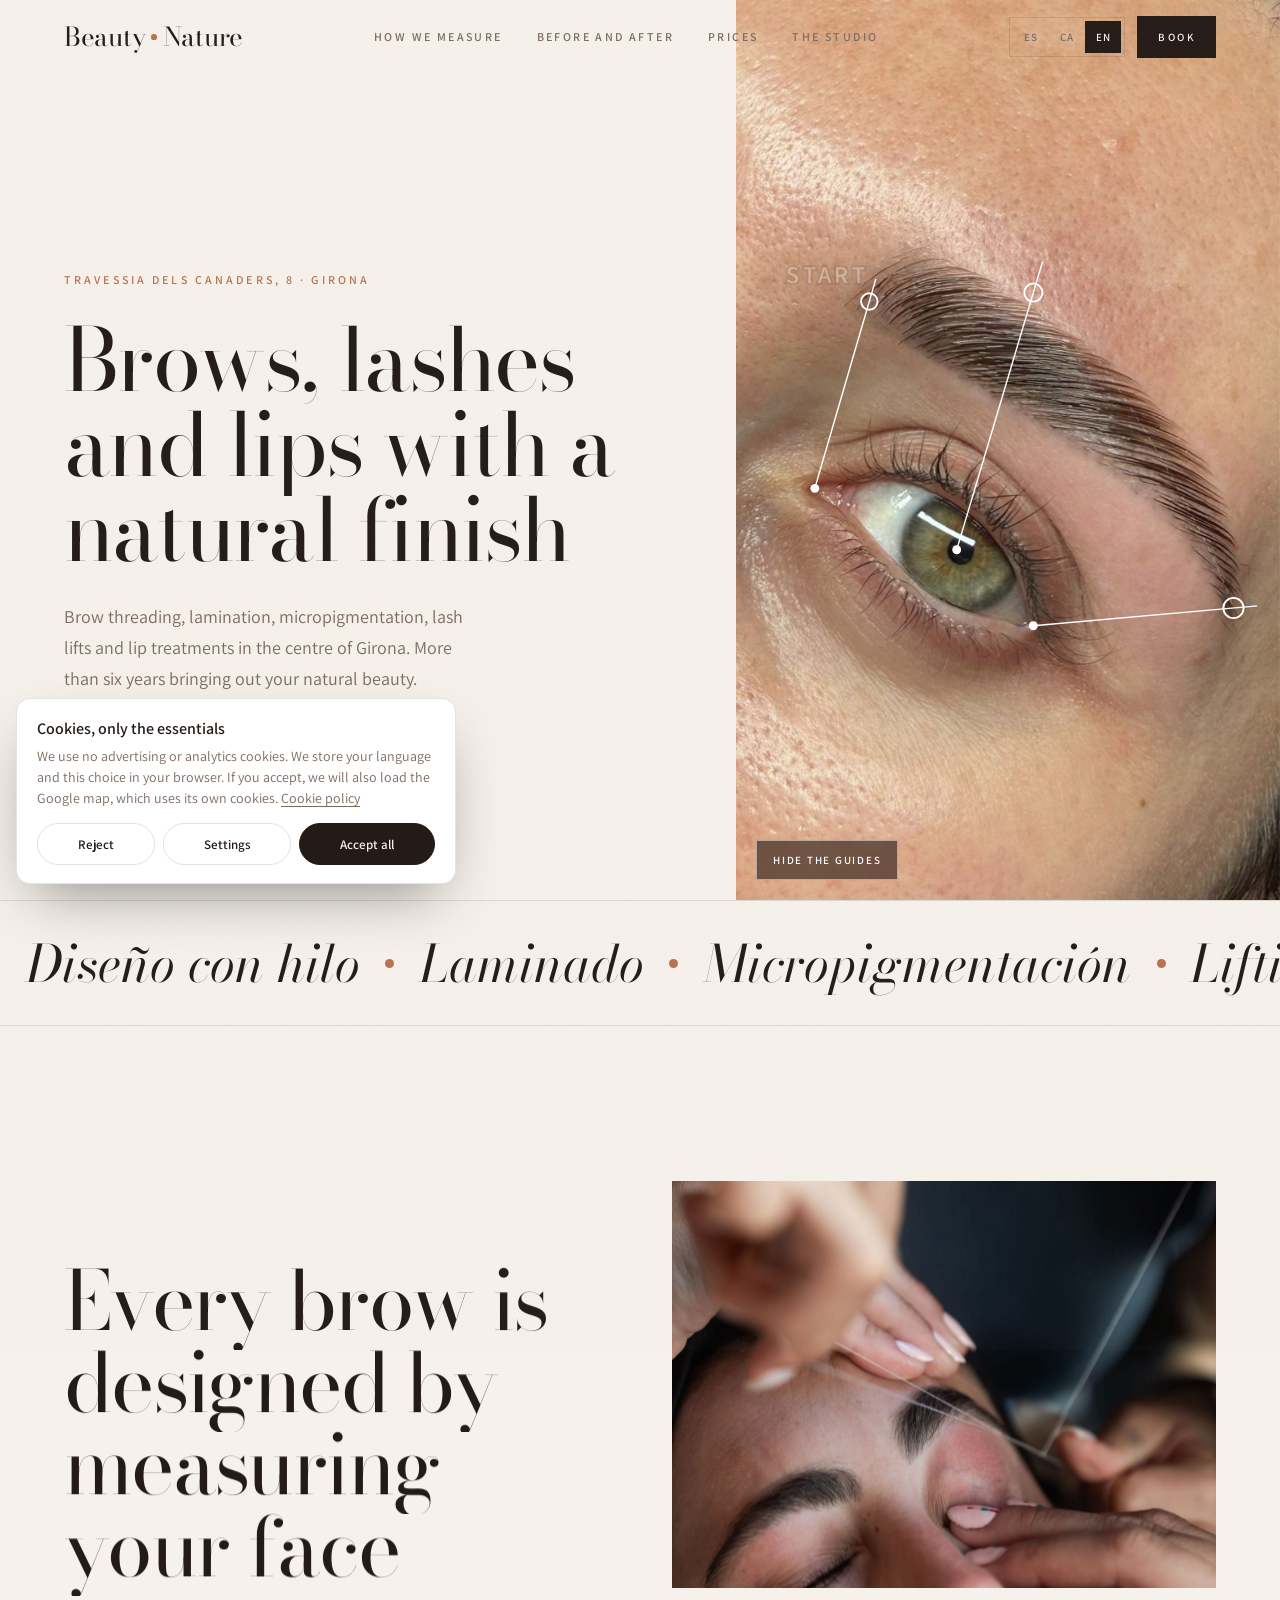
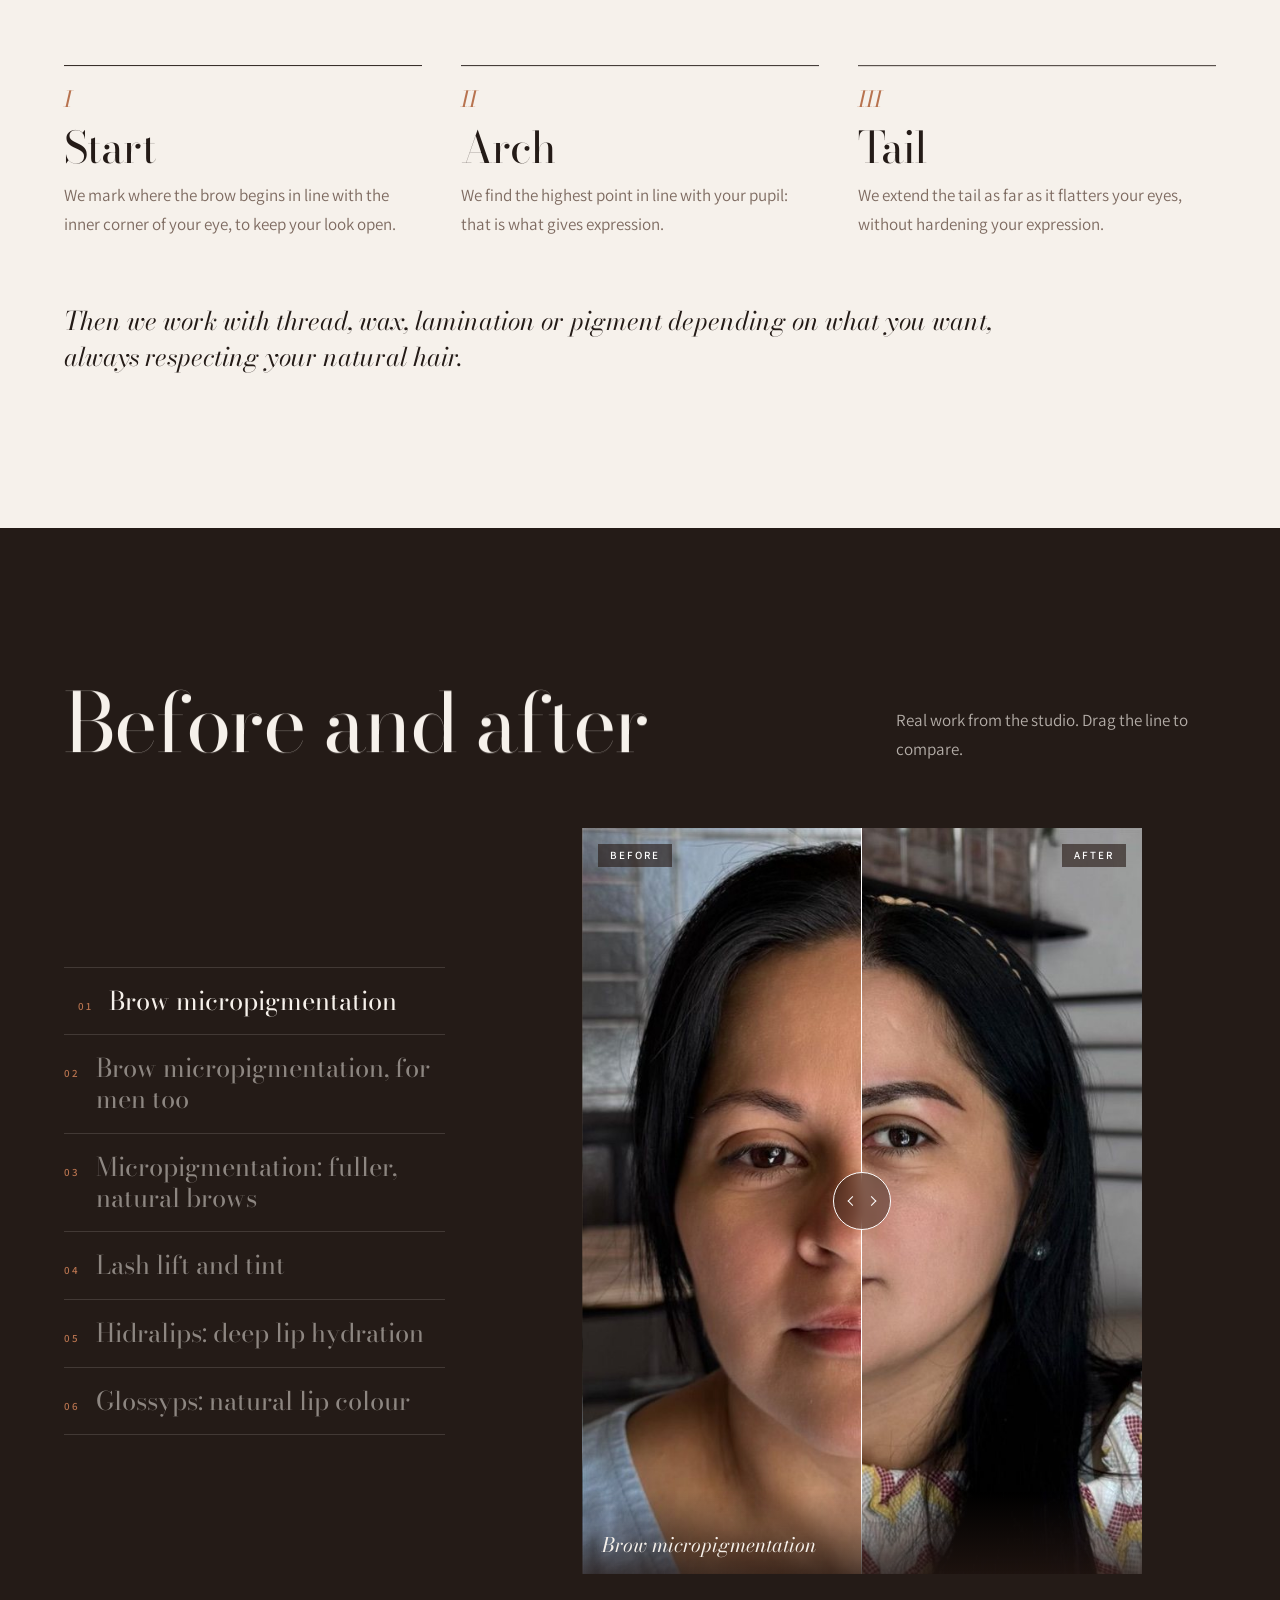
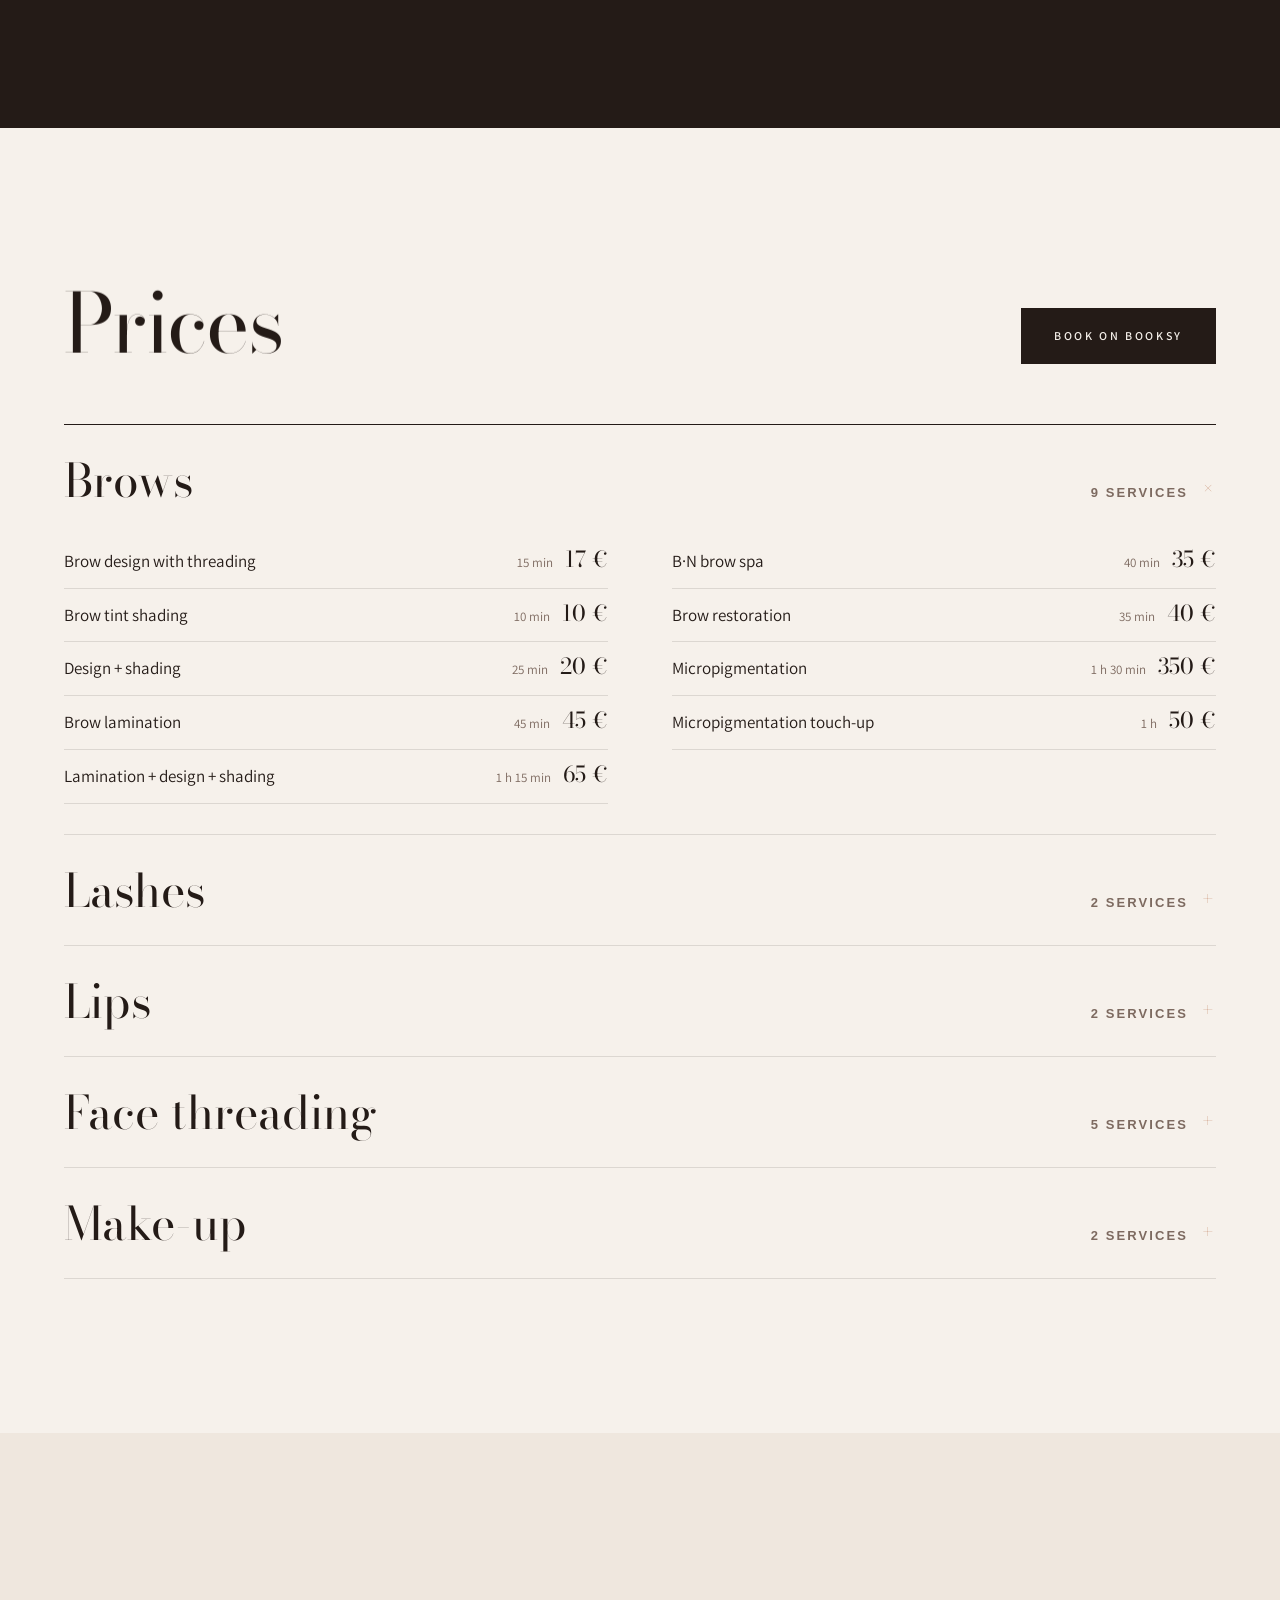
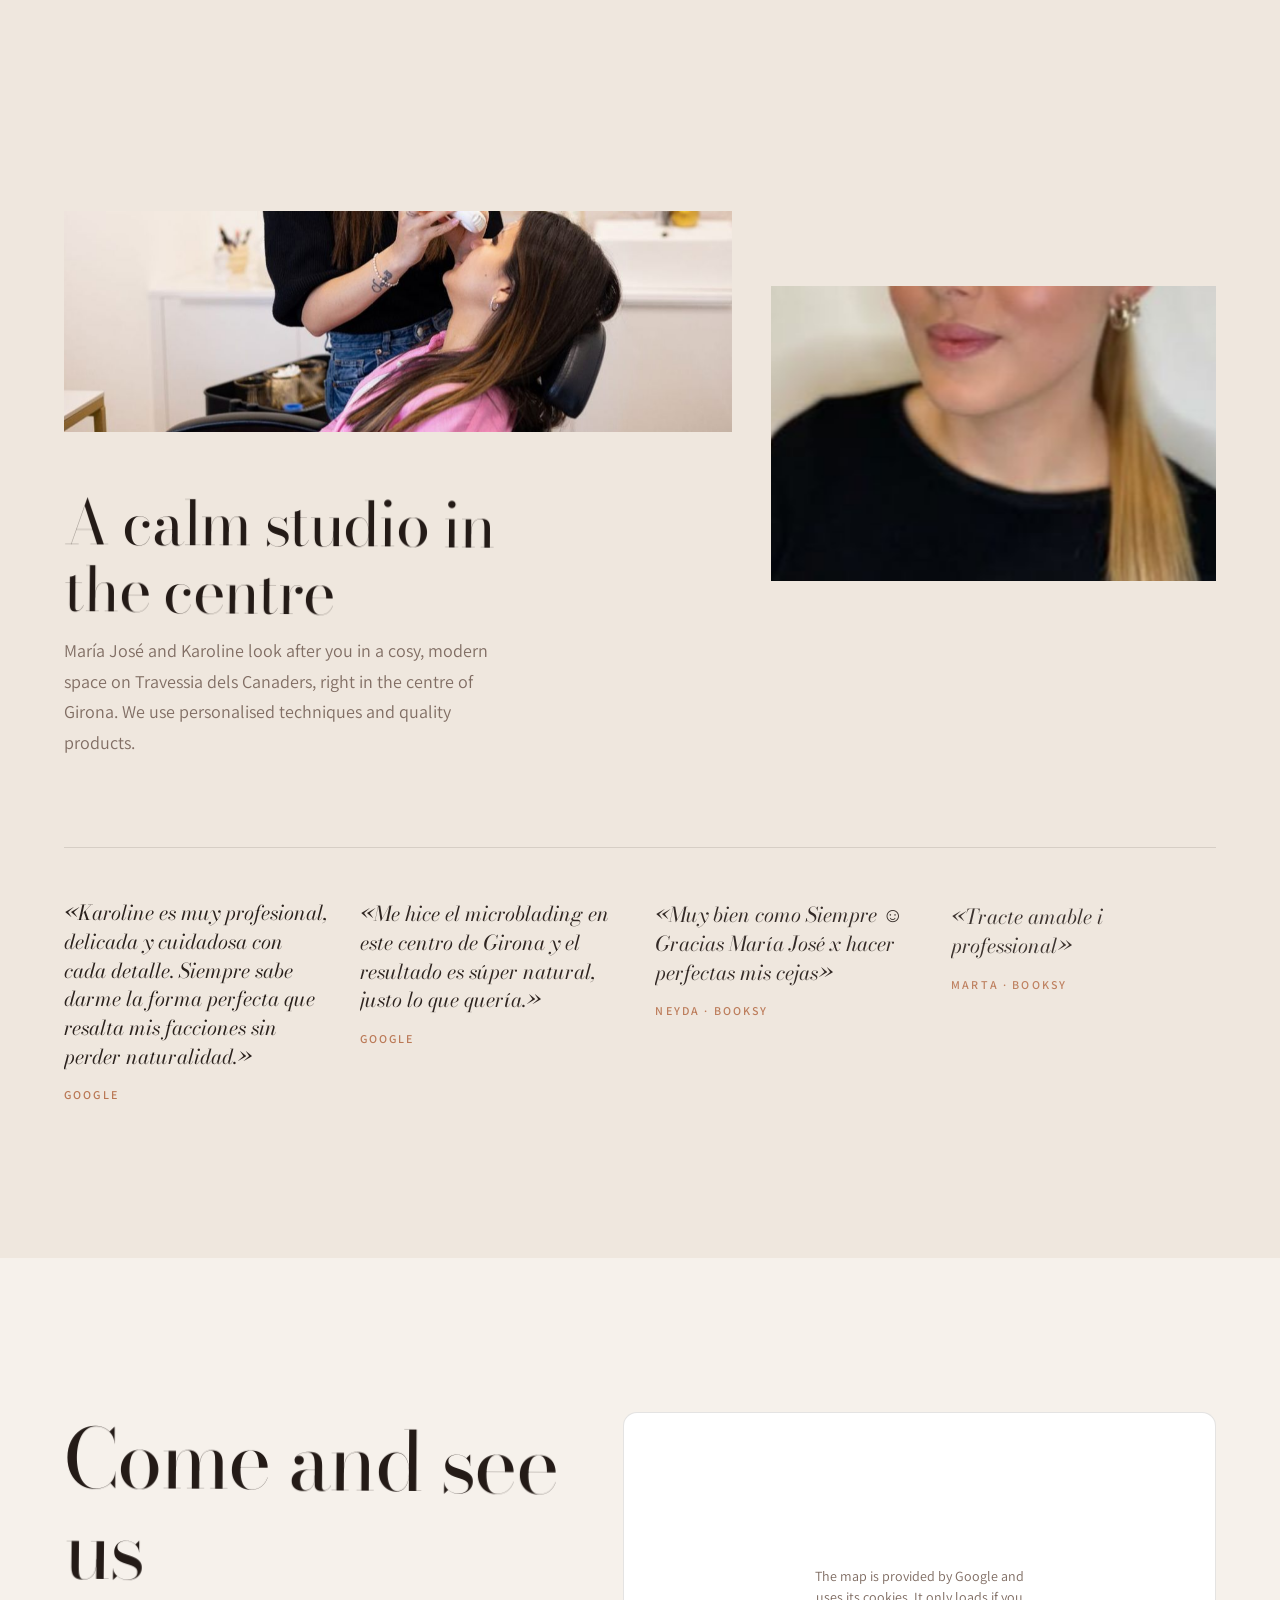
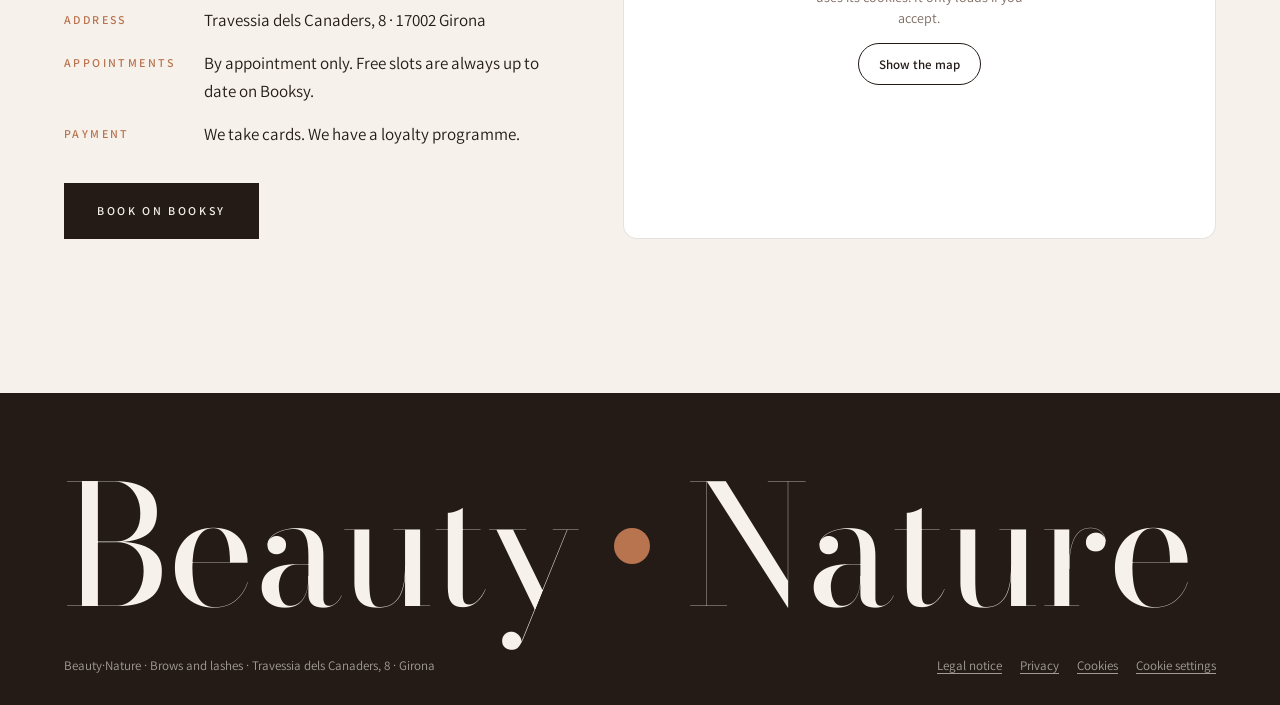
<file: index.html>
<!doctype html>
<html lang="es">
<head>
<meta charset="utf-8">
<meta name="viewport" content="width=device-width, initial-scale=1, viewport-fit=cover">
<title>Beauty·Nature · Cejas, pestañas y labios en Girona</title>
<meta name="description" content="Beauty·Nature, Travessia dels Canaders 8, Girona. Diseño de cejas con hilo, laminado, micropigmentación, lifting de pestañas, Hidralips y Glossyps. 4,9 en Booksy y en Google. Reserva online.">
<meta name="theme-color" content="#f6f1eb">
<link rel="icon" href="assets/favicon.svg" type="image/svg+xml">
<link rel="alternate" hreflang="es" href="?lang=es"><link rel="alternate" hreflang="ca" href="?lang=ca"><link rel="alternate" hreflang="en" href="?lang=en">
<meta property="og:title" content="Beauty·Nature · Cejas, pestañas y labios en Girona">
<meta property="og:description" content="Cejas, pestañas y labios con un resultado natural. Reserva en Booksy.">
<meta property="og:image" content="assets/img/mapping.jpg">
<script>document.documentElement.classList.add('js')</script>
<link rel="stylesheet" href="css/fonts.css">
<link rel="stylesheet" href="css/premium.css">
<link rel="stylesheet" href="css/style.css">
<link rel="stylesheet" href="css/legal.css">
<script type="application/ld+json">
{"@context":"https://schema.org","@type":"BeautySalon","name":"Beauty·Nature","address":{"@type":"PostalAddress","streetAddress":"Travessia dels Canaders, 8","postalCode":"17002","addressLocality":"Girona","addressRegion":"Girona","addressCountry":"ES"},"aggregateRating":{"@type":"AggregateRating","ratingValue":"4.9","reviewCount":"216"},"url":"https://booksy.com/es-es/49802_beauty-nature_cejas-y-pestanas_50121_girona"}
</script>
</head>
<body class="grain" data-cursor>
<a class="skip" href="#main" data-i18n="skip">Saltar al contenido</a>

<header class="top">
  <a class="brand" href="#main" aria-label="Beauty Nature, inicio">Beauty<i aria-hidden="true"></i>Nature</a>
  <nav class="nav" aria-label="Principal">
    <a href="#medidas" data-i18n="n1">Cómo medimos</a>
    <a href="#resultados" data-i18n="n2">Antes y después</a>
    <a href="#precios" data-i18n="n3">Precios</a>
    <a href="#estudio" data-i18n="n4">El estudio</a>
  </nav>
  <div class="top-r">
    <div class="langs" role="group" aria-label="Idioma"><button type="button" data-lang="es">ES</button><button type="button" data-lang="ca">CA</button><button type="button" data-lang="en">EN</button></div>
    <a class="btn btn-sm" href="https://booksy.com/es-es/49802_beauty-nature_cejas-y-pestanas_50121_girona" target="_blank" rel="noopener" data-mag data-i18n="book">Reservar</a>
  </div>
</header>

<main id="main">
  <!-- PORTADA: titular grande y la foto macro con las medidas de la ceja -->
  <section class="hero" id="hero" aria-labelledby="h1">
    <div class="h-txt">
      <p class="kick" data-hero data-d=".2">Travessia dels Canaders, 8 · Girona</p>
      <h1 id="h1" data-split data-hero data-d=".3" data-i18n="h1">Cejas, pestañas y labios con un resultado natural</h1>
      <p class="hero-p" data-hero data-d=".7" data-i18n="hp">Diseño de cejas con hilo, laminado, micropigmentación, lifting de pestañas y tratamientos de labios, en el centro de Girona. Más de seis años realzando tu belleza natural.</p>
      <div class="hero-cta" data-hero data-d=".85">
        <a class="btn" href="https://booksy.com/es-es/49802_beauty-nature_cejas-y-pestanas_50121_girona" target="_blank" rel="noopener" data-mag data-i18n="bookB">Reservar en Booksy</a>
        <a class="link" href="#precios" data-i18n="prices">Ver precios</a>
      </div>
      <p class="rate" data-hero data-d="1"><b>4,9</b> <span data-i18n="rate">en Booksy (216 reseñas) y en Google (164)</span></p>
    </div>
    <figure class="h-img" id="medidas-fig">
      <img src="assets/img/mapping.jpg" alt="Ceja laminada y pestañas con lifting, en primer plano" width="774" height="1100" data-i18n-attr="alt:aMap">
      <svg class="map" viewBox="0 0 1000 1421" preserveAspectRatio="xMidYMid slice" aria-hidden="true"><g id="mapLines"></g></svg>
      <button type="button" class="map-btn" id="mapBtn" aria-pressed="true" data-i18n="mapBtn">Ocultar las medidas</button>
    </figure>
  </section>

  <div class="mq svc" aria-hidden="true"><div class="mq-t"><span>Diseño con hilo</span><i></i><span>Laminado</span><i></i><span>Micropigmentación</span><i></i><span>Lifting de pestañas</span><i></i><span>Hidralips</span><i></i><span>Glossyps</span><i></i></div></div>

  <!-- CÓMO MEDIMOS -->
  <section class="medidas" id="medidas" aria-labelledby="m-h">
    <div class="m-head">
      <h2 id="m-h" data-split data-i18n="mh">Cada ceja se diseña midiendo tu rostro</h2>
      <figure class="m-img" data-img><img src="assets/img/hilo.jpg" alt="Diseño de cejas con hilo en el estudio" width="1100" height="825" loading="lazy" data-par=".06" data-i18n-attr="alt:aE1"></figure>
    </div>
    <ol class="m-list">
      <li data-up><span>I</span><h3 data-i18n="m1h">Inicio</h3><p data-i18n="m1p">Marcamos dónde empieza la ceja según el lagrimal, para que la mirada quede abierta.</p></li>
      <li data-up=".08"><span>II</span><h3 data-i18n="m2h">Arco</h3><p data-i18n="m2p">Buscamos el punto más alto en línea con la pupila: es lo que da expresión.</p></li>
      <li data-up=".16"><span>III</span><h3 data-i18n="m3h">Final</h3><p data-i18n="m3p">Alargamos la cola hasta donde favorece a tus ojos, sin endurecer el gesto.</p></li>
    </ol>
    <p class="m-note" data-up data-i18n="mnote">Después trabajamos con hilo, cera, laminado o pigmento según lo que quieras conseguir, respetando siempre tu pelo natural.</p>
  </section>

  <!-- ANTES Y DESPUÉS: comparador que se arrastra -->
  <section class="resultados" id="resultados" aria-labelledby="r-h">
    <div class="r-head">
      <h2 id="r-h" data-split data-i18n="rh">Antes y después</h2>
      <p data-up data-i18n="rp">Trabajos reales del estudio. Arrastra la línea para comparar.</p>
    </div>
    <div class="r-body">
      <div class="cases" id="cases" role="tablist" aria-label="Trabajos" data-i18n-attr="aria-label:casesL"></div>
      <figure class="cmp" id="cmp">
        <img class="c-after" id="cAfter" src="assets/img/micro-1-despues.jpg" alt="" width="675" height="900">
        <img class="c-before" id="cBefore" src="assets/img/micro-1-antes.jpg" alt="" width="675" height="900">
        <span class="c-tag t-b" data-i18n="before">Antes</span><span class="c-tag t-a" data-i18n="after">Después</span>
        <span class="c-line" aria-hidden="true"><i></i></span>
        <input class="c-range" id="cRange" type="range" min="0" max="100" value="50" aria-label="Comparar antes y después" data-i18n-attr="aria-label:cmpL">
        <figcaption id="cCap"></figcaption>
      </figure>
    </div>
  </section>

  <!-- PRECIOS -->
  <section class="precios" id="precios" aria-labelledby="p-h">
    <div class="p-head">
      <h2 id="p-h" data-split data-i18n="ph">Precios</h2>
      <a class="btn" href="https://booksy.com/es-es/49802_beauty-nature_cejas-y-pestanas_50121_girona" target="_blank" rel="noopener" data-mag data-i18n="bookB">Reservar en Booksy</a>
    </div>
    <div class="acc" id="acc"></div>
  </section>

  <!-- EL ESTUDIO -->
  <section class="estudio" id="estudio" aria-labelledby="e-h">
    <figure class="e1" data-img><img src="assets/img/estudio.jpg" alt="Diseño de cejas en el estudio Beauty Nature" width="1100" height="733" loading="lazy" data-i18n-attr="alt:aE1"></figure>
    <figure class="e2" data-img><img src="assets/img/clienta-estudio.jpg" alt="Clienta en el estudio delante del rótulo de Beauty Nature" width="750" height="1000" loading="lazy" data-i18n-attr="alt:aE2"></figure>
    <div class="e-txt">
      <h2 id="e-h" data-split data-i18n="eh">Un estudio tranquilo en el centro</h2>
      <p data-up data-i18n="ep">Te atienden María José y Karoline, en un espacio acogedor y moderno de la Travessia dels Canaders, en pleno centro de Girona. Trabajamos con técnicas personalizadas y productos de calidad.</p>
    </div>
    <div class="revs">
      <figure data-up><blockquote lang="es"><p>«Karoline es muy profesional, delicada y cuidadosa con cada detalle. Siempre sabe darme la forma perfecta que resalta mis facciones sin perder naturalidad.»</p></blockquote><figcaption>Google</figcaption></figure>
      <figure data-up=".08"><blockquote lang="es"><p>«Me hice el microblading en este centro de Girona y el resultado es súper natural, justo lo que quería.»</p></blockquote><figcaption>Google</figcaption></figure>
      <figure data-up=".16"><blockquote lang="es"><p>«Muy bien como Siempre ☺️Gracias María José x hacer perfectas mis cejas»</p></blockquote><figcaption>Neyda · Booksy</figcaption></figure>
      <figure data-up=".24"><blockquote lang="ca"><p>«Tracte amable i professional»</p></blockquote><figcaption>Marta · Booksy</figcaption></figure>
    </div>
  </section>

  <!-- VISITA -->
  <section class="visita" id="visita" aria-labelledby="v-h">
    <div class="v-txt">
      <h2 id="v-h" data-split data-i18n="vh">Ven a vernos</h2>
      <dl>
        <dt data-i18n="d1">Dirección</dt><dd>Travessia dels Canaders, 8 · 17002 Girona</dd>
        <dt data-i18n="d2">Citas</dt><dd data-i18n="d2v">Solo con cita previa. Los huecos libres, siempre al día en Booksy.</dd>
        <dt data-i18n="d3">Pago</dt><dd data-i18n="d3v">Aceptamos tarjeta. Tenemos programa de fidelidad.</dd>
      </dl>
      <a class="btn" href="https://booksy.com/es-es/49802_beauty-nature_cejas-y-pestanas_50121_girona" target="_blank" rel="noopener" data-mag data-i18n="bookB">Reservar en Booksy</a>
    </div>
    <div class="cc-map v-map" data-src="https://www.google.com/maps?q=Beauty+Nature,+Travessia+dels+Canaders+8,+17002+Girona&output=embed" data-title="Mapa: Beauty Nature"></div>
  </section>
</main>

<footer class="foot">
  <p class="foot-mark" aria-hidden="true">Beauty<i></i>Nature</p>
  <div class="foot-row">
    <p>Beauty·Nature · <span data-i18n="ft">Cejas y pestañas</span> · Travessia dels Canaders, 8 · Girona</p>
    <nav class="foot-links" aria-label="Información legal">
      <a href="aviso-legal.html" data-i18n="lg1">Aviso legal</a>
      <a href="privacidad.html" data-i18n="lg2">Privacidad</a>
      <a href="cookies.html" data-i18n="lg3">Cookies</a>
      <button type="button" data-cookies-open data-i18n="lg4">Configurar cookies</button>
    </nav>
  </div>
</footer>

<script src="js/lang.js"></script>
<script src="js/i18n.js" data-site="beauty-nature-girona"></script>
<script src="js/consent.js" data-site="beauty-nature-girona"></script>
<script src="js/vendor/gsap.min.js"></script>
<script src="js/vendor/ScrollTrigger.min.js"></script>
<script src="js/vendor/lenis.min.js"></script>
<script src="js/premium.js"></script>
<script src="js/main.js"></script>
</body>
</html>
</file>
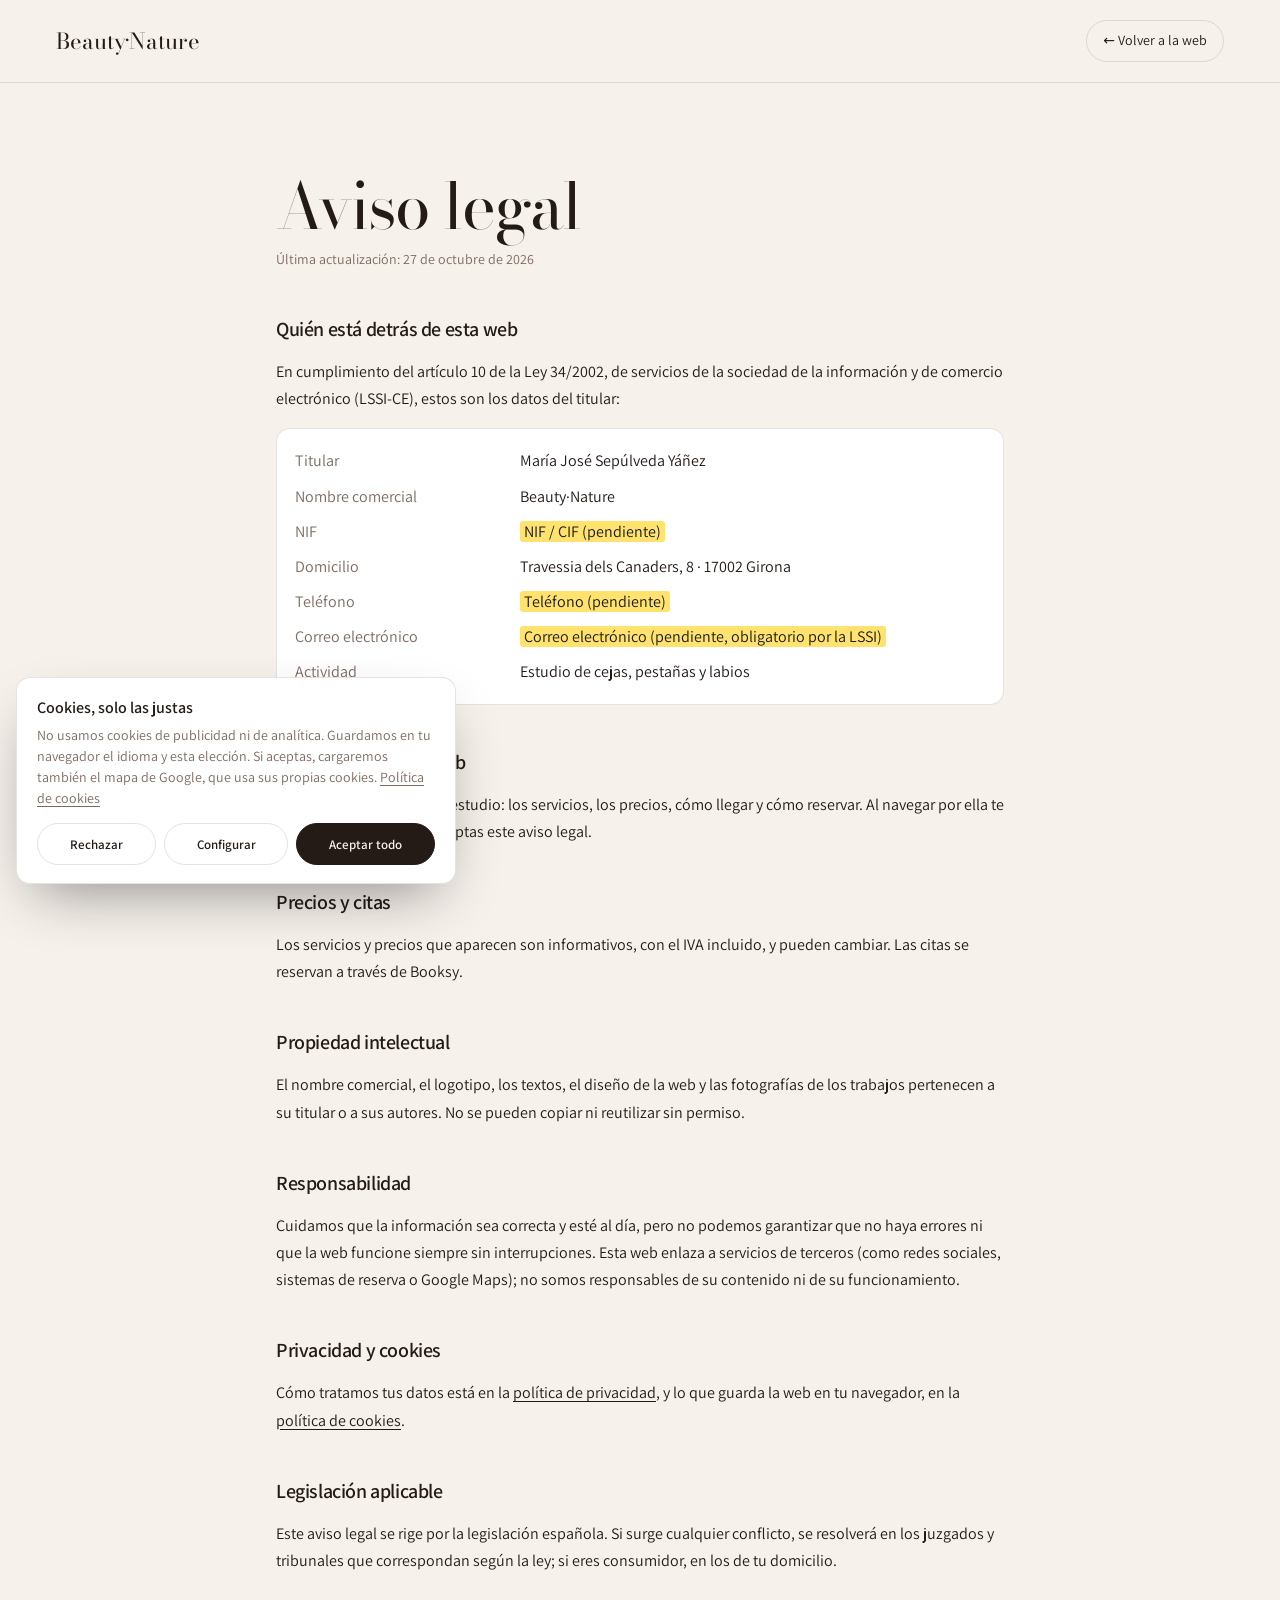
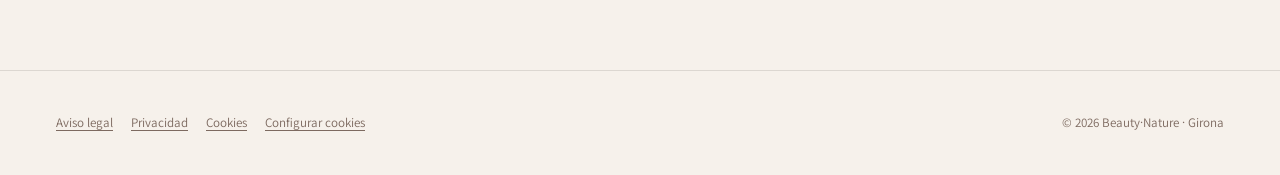
<file: aviso-legal.html>
<!doctype html>
<html lang="es">
<head>
<meta charset="utf-8">
<meta name="viewport" content="width=device-width, initial-scale=1, viewport-fit=cover">
<title>Aviso legal · Beauty·Nature</title>
<meta name="robots" content="noindex, follow">
<meta name="theme-color" content="#f6f1eb">
<link rel="icon" href="assets/favicon.svg" type="image/svg+xml">
<link rel="stylesheet" href="css/fonts.css">
<link rel="stylesheet" href="css/premium.css">
<link rel="stylesheet" href="css/style.css">
<link rel="stylesheet" href="css/legal.css">
</head>
<body class="legal-page">
<header class="legal-top">
  <a class="legal-brand" href="./">Beauty·Nature</a>
  <a class="legal-back" href="./">&larr; Volver a la web</a>
</header>
<main class="legal">
  <h1>Aviso legal</h1>
  <p class="upd">Última actualización: 27 de octubre de 2026</p>

  <h2>Quién está detrás de esta web</h2>
  <p>En cumplimiento del artículo 10 de la Ley 34/2002, de servicios de la sociedad de la información y de comercio electrónico (LSSI-CE), estos son los datos del titular:</p>
  <dl>
    <dt>Titular</dt><dd>María José Sepúlveda Yáñez</dd>
    <dt>Nombre comercial</dt><dd>Beauty·Nature</dd>
    <dt>NIF</dt><dd><mark>NIF / CIF (pendiente)</mark></dd>
    <dt>Domicilio</dt><dd>Travessia dels Canaders, 8 · 17002 Girona</dd>
    <dt>Teléfono</dt><dd><mark>Teléfono (pendiente)</mark></dd>
    <dt>Correo electrónico</dt><dd><mark>Correo electrónico (pendiente, obligatorio por la LSSI)</mark></dd>
    <dt>Actividad</dt><dd>Estudio de cejas, pestañas y labios</dd>
  </dl>

  <h2>Para qué sirve esta web</h2>
  <p>Esta web informa sobre el estudio: los servicios, los precios, cómo llegar y cómo reservar. Al navegar por ella te conviertes en usuario y aceptas este aviso legal.</p>

  <h2>Precios y citas</h2>
  <p>Los servicios y precios que aparecen son informativos, con el IVA incluido, y pueden cambiar. Las citas se reservan a través de Booksy.</p>

  <h2>Propiedad intelectual</h2>
  <p>El nombre comercial, el logotipo, los textos, el diseño de la web y las fotografías de los trabajos pertenecen a su titular o a sus autores. No se pueden copiar ni reutilizar sin permiso.</p>

  <h2>Responsabilidad</h2>
  <p>Cuidamos que la información sea correcta y esté al día, pero no podemos garantizar que no haya errores ni que la web funcione siempre sin interrupciones. Esta web enlaza a servicios de terceros (como redes sociales, sistemas de reserva o Google Maps); no somos responsables de su contenido ni de su funcionamiento.</p>

  <h2>Privacidad y cookies</h2>
  <p>Cómo tratamos tus datos está en la <a href="privacidad.html">política de privacidad</a>, y lo que guarda la web en tu navegador, en la <a href="cookies.html">política de cookies</a>.</p>

  <h2>Legislación aplicable</h2>
  <p>Este aviso legal se rige por la legislación española. Si surge cualquier conflicto, se resolverá en los juzgados y tribunales que correspondan según la ley; si eres consumidor, en los de tu domicilio.</p>
</main>
<footer class="legal-foot">
  <nav class="legal-links" aria-label="Información legal">
    <a href="aviso-legal.html" aria-current="page">Aviso legal</a>
    <a href="privacidad.html">Privacidad</a>
    <a href="cookies.html">Cookies</a>
    <button type="button" data-cookies-open>Configurar cookies</button>
  </nav>
  <p>© 2026 Beauty·Nature · Girona</p>
</footer>
<script src="js/consent.js" data-site="beauty-nature-girona"></script>
</body>
</html>
</file>
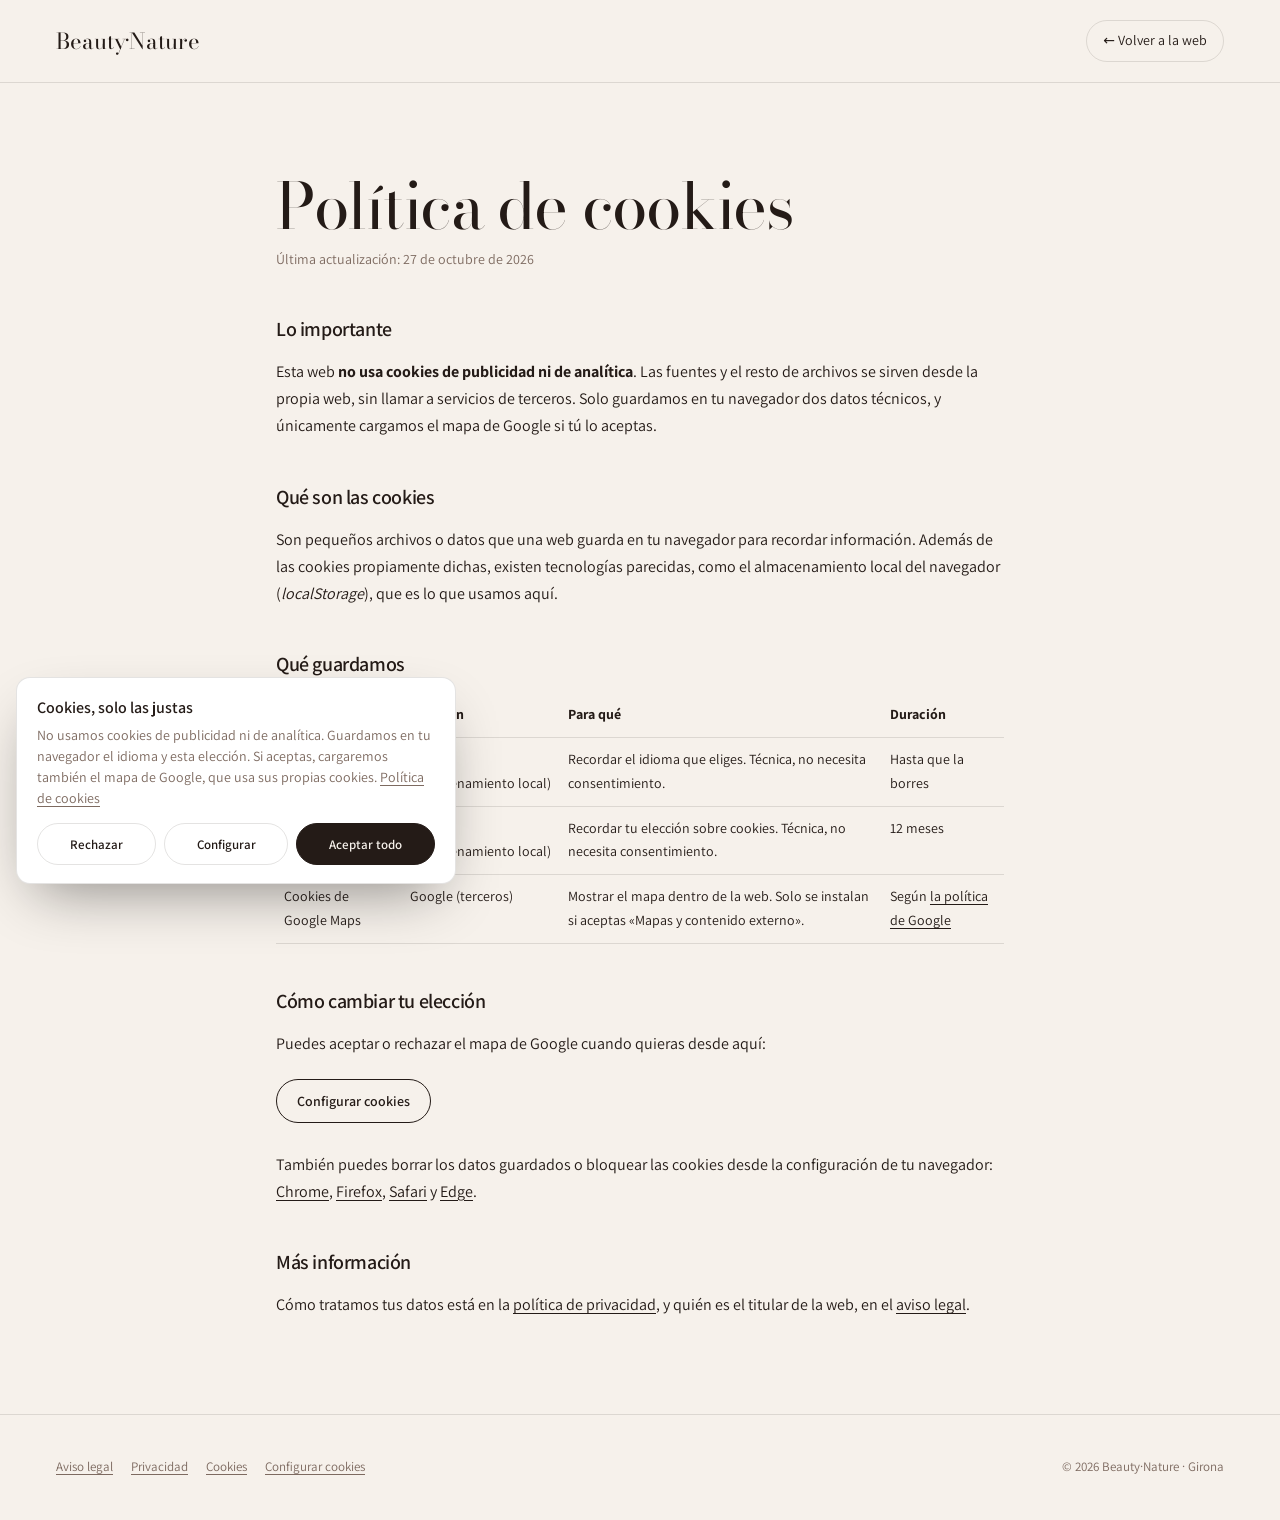
<file: cookies.html>
<!doctype html>
<html lang="es">
<head>
<meta charset="utf-8">
<meta name="viewport" content="width=device-width, initial-scale=1, viewport-fit=cover">
<title>Política de cookies · Beauty·Nature</title>
<meta name="robots" content="noindex, follow">
<meta name="theme-color" content="#f6f1eb">
<link rel="icon" href="assets/favicon.svg" type="image/svg+xml">
<link rel="stylesheet" href="css/fonts.css">
<link rel="stylesheet" href="css/premium.css">
<link rel="stylesheet" href="css/style.css">
<link rel="stylesheet" href="css/legal.css">
</head>
<body class="legal-page">
<header class="legal-top">
  <a class="legal-brand" href="./">Beauty·Nature</a>
  <a class="legal-back" href="./">&larr; Volver a la web</a>
</header>
<main class="legal">
  <h1>Política de cookies</h1>
  <p class="upd">Última actualización: 27 de octubre de 2026</p>

  <h2>Lo importante</h2>
  <p>Esta web <strong>no usa cookies de publicidad ni de analítica</strong>. Las fuentes y el resto de archivos se sirven desde la propia web, sin llamar a servicios de terceros. Solo guardamos en tu navegador dos datos técnicos, y únicamente cargamos el mapa de Google si tú lo aceptas.</p>

  <h2>Qué son las cookies</h2>
  <p>Son pequeños archivos o datos que una web guarda en tu navegador para recordar información. Además de las cookies propiamente dichas, existen tecnologías parecidas, como el almacenamiento local del navegador (<em>localStorage</em>), que es lo que usamos aquí.</p>

  <h2>Qué guardamos</h2>
  <table>
    <thead><tr><th>Nombre</th><th>De quién</th><th>Para qué</th><th>Duración</th></tr></thead>
    <tbody>
      <tr><td>beauty-nature-girona-lang</td><td>Propia (almacenamiento local)</td><td>Recordar el idioma que eliges. Técnica, no necesita consentimiento.</td><td>Hasta que la borres</td></tr>
      <tr><td>beauty-nature-girona-consent</td><td>Propia (almacenamiento local)</td><td>Recordar tu elección sobre cookies. Técnica, no necesita consentimiento.</td><td>12 meses</td></tr>
      <tr><td>Cookies de Google Maps</td><td>Google (terceros)</td><td>Mostrar el mapa dentro de la web. Solo se instalan si aceptas «Mapas y contenido externo».</td><td>Según <a href="https://policies.google.com/technologies/cookies?hl=es" target="_blank" rel="noopener">la política de Google</a></td></tr>
    </tbody>
  </table>

  <h2>Cómo cambiar tu elección</h2>
  <p>Puedes aceptar o rechazar el mapa de Google cuando quieras desde aquí:</p>
  <button type="button" class="legal-btn" data-cookies-open>Configurar cookies</button>
  <p>También puedes borrar los datos guardados o bloquear las cookies desde la configuración de tu navegador:
    <a href="https://support.google.com/chrome/answer/95647?hl=es" target="_blank" rel="noopener">Chrome</a>,
    <a href="https://support.mozilla.org/es/kb/Borrar%20cookies" target="_blank" rel="noopener">Firefox</a>,
    <a href="https://support.apple.com/es-es/guide/safari/sfri11471/mac" target="_blank" rel="noopener">Safari</a> y
    <a href="https://support.microsoft.com/es-es/microsoft-edge/eliminar-las-cookies-en-microsoft-edge-63947406-40ac-c3b8-57b9-2a946a29ae09" target="_blank" rel="noopener">Edge</a>.</p>

  <h2>Más información</h2>
  <p>Cómo tratamos tus datos está en la <a href="privacidad.html">política de privacidad</a>, y quién es el titular de la web, en el <a href="aviso-legal.html">aviso legal</a>.</p>
</main>
<footer class="legal-foot">
  <nav class="legal-links" aria-label="Información legal">
    <a href="aviso-legal.html">Aviso legal</a>
    <a href="privacidad.html">Privacidad</a>
    <a href="cookies.html" aria-current="page">Cookies</a>
    <button type="button" data-cookies-open>Configurar cookies</button>
  </nav>
  <p>© 2026 Beauty·Nature · Girona</p>
</footer>
<script src="js/consent.js" data-site="beauty-nature-girona"></script>
</body>
</html>
</file>
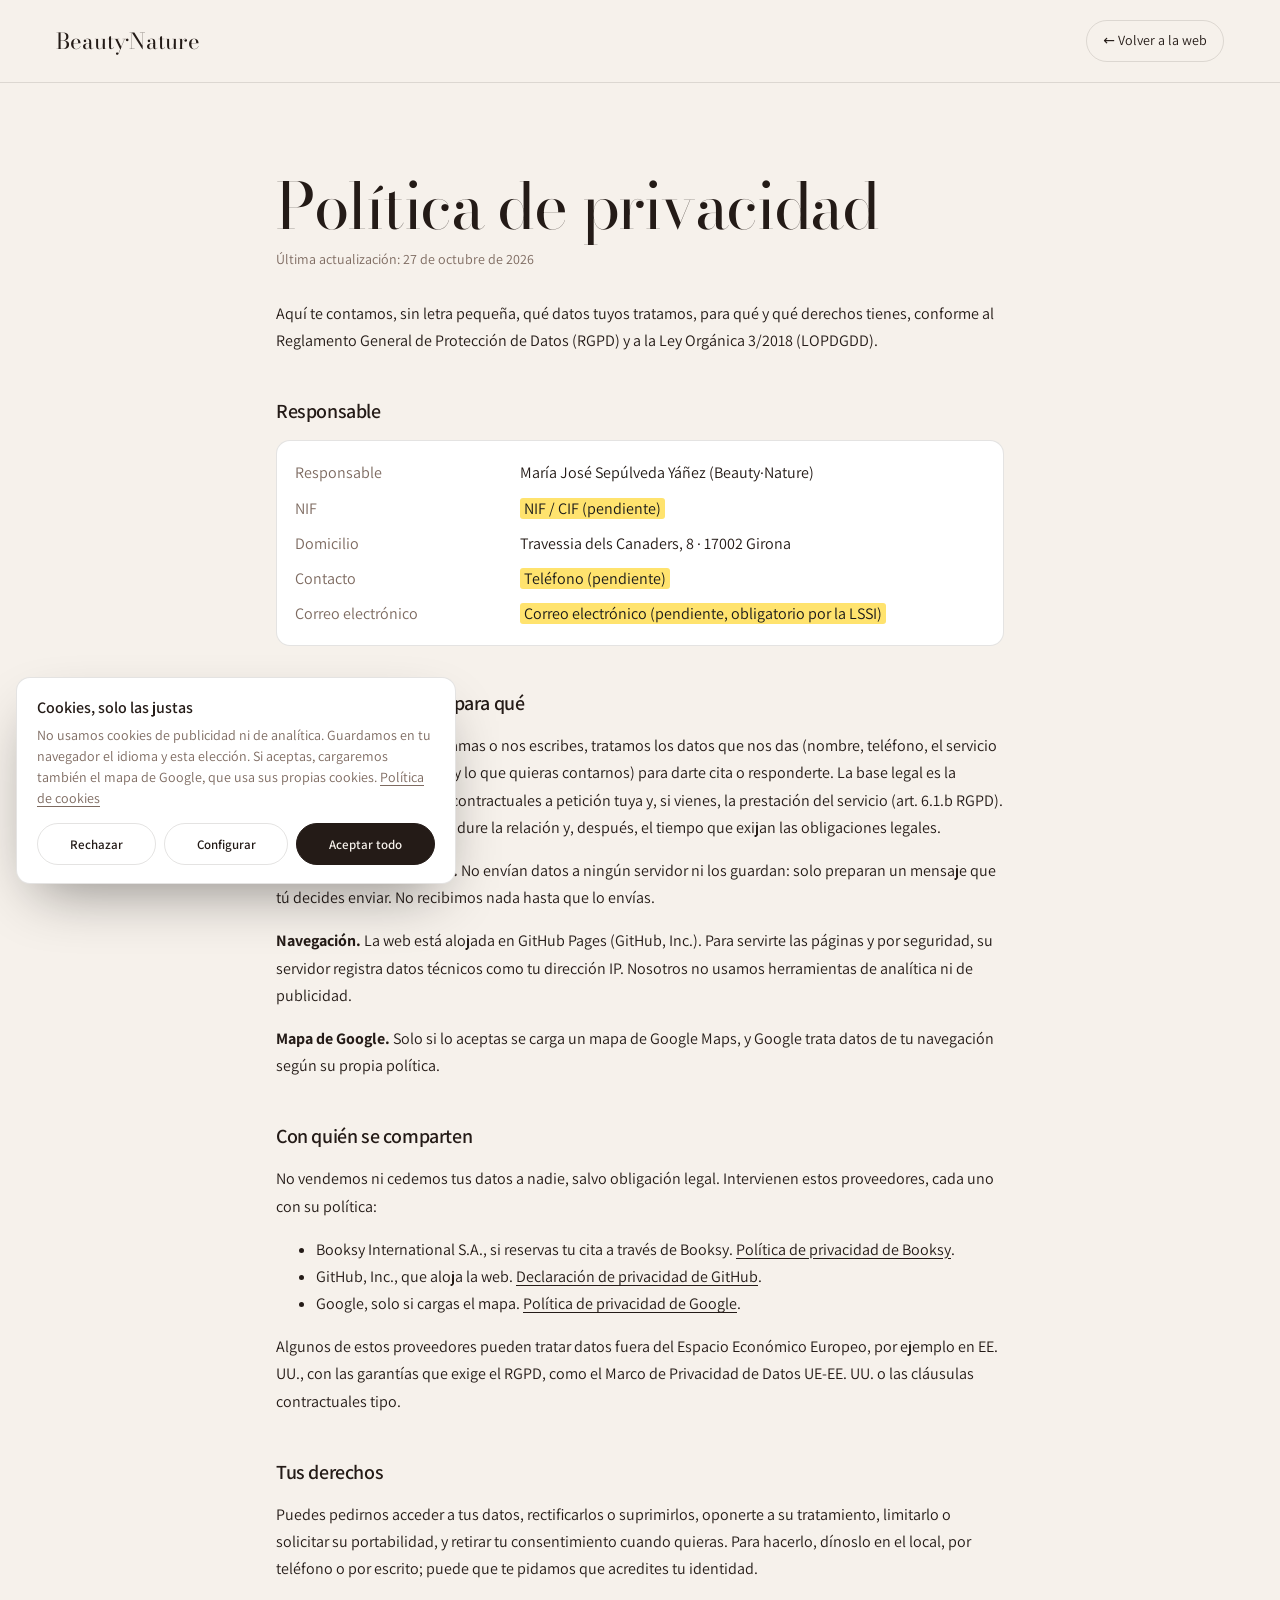
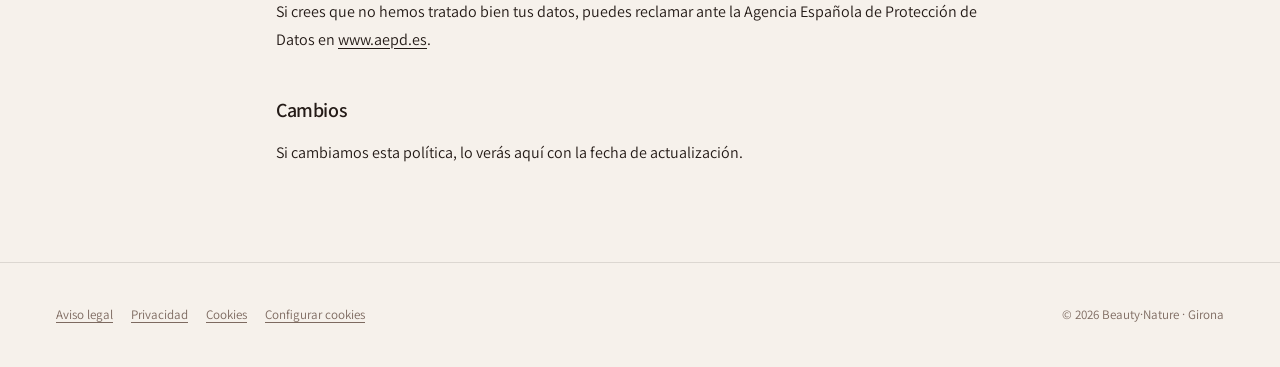
<file: privacidad.html>
<!doctype html>
<html lang="es">
<head>
<meta charset="utf-8">
<meta name="viewport" content="width=device-width, initial-scale=1, viewport-fit=cover">
<title>Política de privacidad · Beauty·Nature</title>
<meta name="robots" content="noindex, follow">
<meta name="theme-color" content="#f6f1eb">
<link rel="icon" href="assets/favicon.svg" type="image/svg+xml">
<link rel="stylesheet" href="css/fonts.css">
<link rel="stylesheet" href="css/premium.css">
<link rel="stylesheet" href="css/style.css">
<link rel="stylesheet" href="css/legal.css">
</head>
<body class="legal-page">
<header class="legal-top">
  <a class="legal-brand" href="./">Beauty·Nature</a>
  <a class="legal-back" href="./">&larr; Volver a la web</a>
</header>
<main class="legal">
  <h1>Política de privacidad</h1>
  <p class="upd">Última actualización: 27 de octubre de 2026</p>
  <p>Aquí te contamos, sin letra pequeña, qué datos tuyos tratamos, para qué y qué derechos tienes, conforme al Reglamento General de Protección de Datos (RGPD) y a la Ley Orgánica 3/2018 (LOPDGDD).</p>

  <h2>Responsable</h2>
  <dl>
    <dt>Responsable</dt><dd>María José Sepúlveda Yáñez (Beauty·Nature)</dd>
    <dt>NIF</dt><dd><mark>NIF / CIF (pendiente)</mark></dd>
    <dt>Domicilio</dt><dd>Travessia dels Canaders, 8 · 17002 Girona</dd>
    <dt>Contacto</dt><dd><mark>Teléfono (pendiente)</mark></dd>
    <dt>Correo electrónico</dt><dd><mark>Correo electrónico (pendiente, obligatorio por la LSSI)</mark></dd>
  </dl>

  <h2>Qué datos tratamos y para qué</h2>
  <p><strong>Citas y consultas.</strong> Si nos llamas o nos escribes, tratamos los datos que nos das (nombre, teléfono, el servicio que te interesa, día y hora, y lo que quieras contarnos) para darte cita o responderte. La base legal es la aplicación de medidas precontractuales a petición tuya y, si vienes, la prestación del servicio (art. 6.1.b RGPD). Los conservamos mientras dure la relación y, después, el tiempo que exijan las obligaciones legales.</p>
  <p><strong>Los formularios de la web.</strong> No envían datos a ningún servidor ni los guardan: solo preparan un mensaje que tú decides enviar. No recibimos nada hasta que lo envías.</p>
  <p><strong>Navegación.</strong> La web está alojada en GitHub Pages (GitHub, Inc.). Para servirte las páginas y por seguridad, su servidor registra datos técnicos como tu dirección IP. Nosotros no usamos herramientas de analítica ni de publicidad.</p>
  <p><strong>Mapa de Google.</strong> Solo si lo aceptas se carga un mapa de Google Maps, y Google trata datos de tu navegación según su propia política.</p>

  <h2>Con quién se comparten</h2>
  <p>No vendemos ni cedemos tus datos a nadie, salvo obligación legal. Intervienen estos proveedores, cada uno con su política:</p>
  <ul>
    <li>Booksy International S.A., si reservas tu cita a través de Booksy. <a href="https://booksy.com/es-es/p/privacy-policy" target="_blank" rel="noopener">Política de privacidad de Booksy</a>.</li>
    <li>GitHub, Inc., que aloja la web. <a href="https://docs.github.com/es/site-policy/privacy-policies/github-general-privacy-statement" target="_blank" rel="noopener">Declaración de privacidad de GitHub</a>.</li>
    <li>Google, solo si cargas el mapa. <a href="https://policies.google.com/privacy?hl=es" target="_blank" rel="noopener">Política de privacidad de Google</a>.</li>
  </ul>
  <p>Algunos de estos proveedores pueden tratar datos fuera del Espacio Económico Europeo, por ejemplo en EE. UU., con las garantías que exige el RGPD, como el Marco de Privacidad de Datos UE-EE. UU. o las cláusulas contractuales tipo.</p>

  <h2>Tus derechos</h2>
  <p>Puedes pedirnos acceder a tus datos, rectificarlos o suprimirlos, oponerte a su tratamiento, limitarlo o solicitar su portabilidad, y retirar tu consentimiento cuando quieras. Para hacerlo, dínoslo en el local, por teléfono o por escrito; puede que te pidamos que acredites tu identidad.</p>
  <p>Si crees que no hemos tratado bien tus datos, puedes reclamar ante la Agencia Española de Protección de Datos en <a href="https://www.aepd.es/" target="_blank" rel="noopener">www.aepd.es</a>.</p>

  <h2>Cambios</h2>
  <p>Si cambiamos esta política, lo verás aquí con la fecha de actualización.</p>
</main>
<footer class="legal-foot">
  <nav class="legal-links" aria-label="Información legal">
    <a href="aviso-legal.html">Aviso legal</a>
    <a href="privacidad.html" aria-current="page">Privacidad</a>
    <a href="cookies.html">Cookies</a>
    <button type="button" data-cookies-open>Configurar cookies</button>
  </nav>
  <p>© 2026 Beauty·Nature · Girona</p>
</footer>
<script src="js/consent.js" data-site="beauty-nature-girona"></script>
</body>
</html>
</file>
<file: css/fonts.css>
/* Fuentes alojadas en la propia web (sin llamadas a Google) */
@font-face {
  font-family: 'Assistant';
  font-style: normal;
  font-weight: 300 700;
  font-display: swap;
  src: url(../assets/fonts/assistant-normal-300-700-latin-ext.woff2) format('woff2');
  unicode-range: U+0100-02BA, U+02BD-02C5, U+02C7-02CC, U+02CE-02D7, U+02DD-02FF, U+0304, U+0308, U+0329, U+1D00-1DBF, U+1E00-1E9F, U+1EF2-1EFF, U+2020, U+20A0-20AB, U+20AD-20C4, U+2113, U+2C60-2C7F, U+A720-A7FF;
}
@font-face {
  font-family: 'Assistant';
  font-style: normal;
  font-weight: 300 700;
  font-display: swap;
  src: url(../assets/fonts/assistant-normal-300-700-latin.woff2) format('woff2');
  unicode-range: U+0000-00FF, U+0131, U+0152-0153, U+02BB-02BC, U+02C6, U+02DA, U+02DC, U+0304, U+0308, U+0329, U+2000-206F, U+20AC, U+2122, U+2191, U+2193, U+2212, U+2215, U+FEFF, U+FFFD;
}
@font-face {
  font-family: 'Bodoni Moda';
  font-style: italic;
  font-weight: 400 700;
  font-display: swap;
  src: url(../assets/fonts/bodoni-moda-italic-400-700-latin-ext.woff2) format('woff2');
  unicode-range: U+0100-02BA, U+02BD-02C5, U+02C7-02CC, U+02CE-02D7, U+02DD-02FF, U+0304, U+0308, U+0329, U+1D00-1DBF, U+1E00-1E9F, U+1EF2-1EFF, U+2020, U+20A0-20AB, U+20AD-20C4, U+2113, U+2C60-2C7F, U+A720-A7FF;
}
@font-face {
  font-family: 'Bodoni Moda';
  font-style: italic;
  font-weight: 400 700;
  font-display: swap;
  src: url(../assets/fonts/bodoni-moda-italic-400-700-latin.woff2) format('woff2');
  unicode-range: U+0000-00FF, U+0131, U+0152-0153, U+02BB-02BC, U+02C6, U+02DA, U+02DC, U+0304, U+0308, U+0329, U+2000-206F, U+20AC, U+2122, U+2191, U+2193, U+2212, U+2215, U+FEFF, U+FFFD;
}
@font-face {
  font-family: 'Bodoni Moda';
  font-style: normal;
  font-weight: 400 700;
  font-display: swap;
  src: url(../assets/fonts/bodoni-moda-normal-400-700-latin-ext.woff2) format('woff2');
  unicode-range: U+0100-02BA, U+02BD-02C5, U+02C7-02CC, U+02CE-02D7, U+02DD-02FF, U+0304, U+0308, U+0329, U+1D00-1DBF, U+1E00-1E9F, U+1EF2-1EFF, U+2020, U+20A0-20AB, U+20AD-20C4, U+2113, U+2C60-2C7F, U+A720-A7FF;
}
@font-face {
  font-family: 'Bodoni Moda';
  font-style: normal;
  font-weight: 400 700;
  font-display: swap;
  src: url(../assets/fonts/bodoni-moda-normal-400-700-latin.woff2) format('woff2');
  unicode-range: U+0000-00FF, U+0131, U+0152-0153, U+02BB-02BC, U+02C6, U+02DA, U+02DC, U+0304, U+0308, U+0329, U+2000-206F, U+20AC, U+2122, U+2191, U+2193, U+2212, U+2215, U+FEFF, U+FFFD;
}
</file>
<file: css/premium.css>
/* Kit premium común (lote Girona 2): máscaras de palabras, grano de película, marquesinas y Lenis */
html.lenis, html.lenis body { height: auto; }
.lenis.lenis-smooth { scroll-behavior: auto !important; }
.lenis.lenis-stopped { overflow: hidden; }
.js:not(.ready) [data-hero], .js:not(.ready) [data-split] { visibility: hidden; }
.w { display: inline-block; overflow: hidden; vertical-align: top; padding: 0 .02em .1em; margin: 0 -.02em -.1em; }
.w-i { display: inline-block; will-change: transform; }
[data-img] { overflow: hidden; }
[data-img] img, [data-img] video { transform-origin: 50% 50%; }
[data-mag] { transition: translate .5s cubic-bezier(.2, .9, .3, 1.2); }
/* grano de película sobre toda la web */
.grain::after { content: ""; position: fixed; inset: -50%; z-index: 300; pointer-events: none; opacity: var(--grain, .06);
  background: url("data:image/svg+xml,%3Csvg xmlns='http://www.w3.org/2000/svg' width='220' height='220'%3E%3Cfilter id='n'%3E%3CfeTurbulence type='fractalNoise' baseFrequency='.85' numOctaves='3' stitchTiles='stitch'/%3E%3C/filter%3E%3Crect width='220' height='220' filter='url(%23n)'/%3E%3C/svg%3E");
  animation: grain 1.2s steps(6) infinite; }
@keyframes grain { 0% { translate: 0 0; } 20% { translate: -4% 3%; } 40% { translate: 3% -5%; } 60% { translate: -6% -2%; } 80% { translate: 5% 4%; } 100% { translate: 0 0; } }
/* marquesina infinita */
.mq { overflow: hidden; white-space: nowrap; }
.mq-t { display: inline-flex; animation: mq var(--mq, 30s) linear infinite; }
.mq-t > * { flex: none; }
@keyframes mq { to { transform: translateX(-50%); } }
@media (prefers-reduced-motion: reduce) { .grain::after, .mq-t { animation: none; } }
/* cursor de anillo (body[data-cursor]) */
.cur { position: fixed; left: 0; top: 0; z-index: 400; width: 36px; height: 36px; margin: -18px 0 0 -18px; border: 1px solid #fff; border-radius: 50%; pointer-events: none; opacity: 0; mix-blend-mode: difference; transition: width .4s cubic-bezier(.16,1,.3,1), height .4s cubic-bezier(.16,1,.3,1), margin .4s cubic-bezier(.16,1,.3,1), opacity .3s, background .4s; }
.cur.on { opacity: 1; }
.cur.big { width: 74px; height: 74px; margin: -37px 0 0 -37px; background: #ffffff1f; }
video[data-video] { display: block; width: 100%; height: 100%; object-fit: cover; }
</file>
<file: css/style.css>
/* Beauty·Nature · «Atelier de la mirada»: porcelana y espresso, Bodoni Moda enorme, las medidas de la ceja y un comparador que se arrastra */
:root {
  --porc: #f6f1eb; --paper: #efe7de; --esp: #241b17; --esp-2: #3a2c25; --taupe: #8c7366; --terra: #b8734f; --mute: #7d6a60; --line: #241b171f; --line-l: #f6f1eb24;
  --f-d: "Bodoni Moda", "Didot", Georgia, serif; --f-b: "Assistant", system-ui, sans-serif;
  --ease: cubic-bezier(.16, 1, .3, 1); --pad: clamp(16px, 5vw, 84px);
  --c-bg: var(--porc); --c-card: #fff; --c-ink: var(--esp); --c-mute: var(--mute); --c-line: var(--line); --c-acc: var(--esp); --c-acc-ink: var(--porc);
}
*, *::before, *::after { box-sizing: border-box; }
html { -webkit-text-size-adjust: 100%; }
body { margin: 0; background: var(--porc); color: var(--esp); font: 400 17px/1.7 var(--f-b); -webkit-font-smoothing: antialiased; overflow-x: hidden; --grain: .035; }
img { display: block; max-width: 100%; height: auto; }
a { color: inherit; }
::selection { background: var(--esp); color: var(--porc); }
:focus-visible { outline: 1px solid var(--terra); outline-offset: 4px; }
.skip { position: absolute; left: 12px; top: -60px; z-index: 100; padding: 10px 16px; background: var(--esp); color: var(--porc); }
.skip:focus { top: 12px; }
h1, h2, h3 { margin: 0; font-family: var(--f-d); font-weight: 400; line-height: 1; letter-spacing: -.02em; }
h2 { font-size: clamp(46px, 6.4vw, 112px); }
.btn { display: inline-flex; align-items: center; justify-content: center; min-height: 56px; padding: 0 32px; background: var(--esp); color: var(--porc); border: 1px solid var(--esp); text-decoration: none; font: 600 12px/1 var(--f-b); letter-spacing: .22em; text-transform: uppercase; }
.btn-sm { min-height: 42px; padding: 0 20px; font-size: 11px; }
.link { font-size: 13px; font-weight: 600; letter-spacing: .18em; text-transform: uppercase; text-decoration: none; border-bottom: 1px solid currentColor; padding-bottom: 4px; }
@media (hover: hover) and (pointer: fine) { .btn { transition: background .4s, color .4s; } .btn:hover { background: var(--terra); border-color: var(--terra); } }

/* ---------- cabecera ---------- */
.top { position: fixed; z-index: 50; inset: 0 0 auto; display: flex; align-items: center; justify-content: space-between; gap: 16px; padding: 16px var(--pad); transition: background .5s, translate .6s var(--ease); }
.top.solid { background: #f6f1ebeb; backdrop-filter: blur(16px); }
.top.hide { translate: 0 -100%; }
.brand, .foot-mark { display: inline-flex; align-items: center; text-decoration: none; font: 400 26px/1 var(--f-d); letter-spacing: -.01em; }
.brand i, .foot-mark i { display: inline-block; width: .22em; height: .22em; margin: 0 .22em; border-radius: 50%; background: var(--terra); }
.nav { display: flex; gap: 34px; }
.nav a { text-decoration: none; font-size: 12px; font-weight: 600; letter-spacing: .2em; text-transform: uppercase; color: var(--mute); }
.top-r { display: flex; align-items: center; gap: 12px; }
.langs { display: flex; padding: 3px; border: 1px solid var(--line); }
.langs button { min-width: 36px; min-height: 32px; border: 0; background: none; color: var(--mute); font: 600 11px/1 var(--f-b); letter-spacing: .1em; cursor: pointer; }
.langs button[aria-pressed="true"] { background: var(--esp); color: var(--porc); }
@media (hover: hover) and (pointer: fine) { .nav a { transition: color .3s; } .nav a:hover { color: var(--esp); } }
@media (max-width: 1180px) { .nav { display: none; } }
.nav a { white-space: nowrap; }
@media (max-width: 420px) { .top-r .btn-sm { display: none; } }

/* ---------- portada ---------- */
.hero { display: grid; grid-template-columns: 1.15fr .85fr; min-height: 100svh; }
.h-txt { display: flex; flex-direction: column; justify-content: flex-end; padding: 120px var(--pad) clamp(36px, 6vh, 70px); }
.kick { margin: 0 0 26px; font-size: 12px; font-weight: 600; letter-spacing: .26em; text-transform: uppercase; color: var(--terra); }
.hero h1 { max-width: 11ch; font-size: clamp(52px, 6.8vw, 124px); line-height: .98; }
.hero-p { max-width: 46ch; margin: 30px 0 0; color: var(--mute); font-size: 18px; }
.hero-cta { display: flex; flex-wrap: wrap; align-items: center; gap: 18px 28px; margin-top: 34px; }
.rate { margin: 28px 0 0; font-size: 14px; color: var(--mute); }
.rate b { font: italic 400 30px/1 var(--f-d); color: var(--esp); margin-right: 4px; }
.h-img { position: relative; margin: 0; height: 100svh; min-height: 560px; overflow: hidden; background: var(--paper); }
.h-img img { width: 100%; height: 100%; object-fit: cover; object-position: 50% 40%; }
.map { position: absolute; inset: 0; width: 100%; height: 100%; transition: opacity .6s; }
.h-img.off .map { opacity: 0; }
.map .ln { stroke: #fff; stroke-width: 2.2; }
.map .ln2 { fill: none; stroke: #ffffffb3; stroke-width: 2; stroke-dasharray: 8 10; }
.map .eye { fill: #fff; }
.map .pt { fill: none; stroke: #fff; stroke-width: 3; }
.map text { fill: #fff; font: 600 38px var(--f-b); letter-spacing: .14em; text-transform: uppercase; paint-order: stroke; stroke: #0004; stroke-width: 6px; }
.map-btn { position: absolute; left: 20px; bottom: 20px; min-height: 40px; padding: 0 16px; border: 1px solid #ffffff80; background: #24171299; color: #fff; font: 600 11px/1 var(--f-b); letter-spacing: .16em; text-transform: uppercase; backdrop-filter: blur(8px); cursor: pointer; }
@media (max-width: 860px) {
  .hero { grid-template-columns: 1fr; }
  .h-img { order: -1; height: 64svh; min-height: 0; }
  .h-txt { padding-top: 34px; }
}

/* ---------- marquesina de servicios ---------- */
.svc { --mq: 40s; padding: clamp(22px, 3vw, 34px) 0; border-block: 1px solid var(--line); }
.svc .mq-t { align-items: center; }
.svc span { padding: 0 .5em; font: italic 400 clamp(30px, 4vw, 60px)/1.1 var(--f-d); }
.svc i { width: 9px; height: 9px; border-radius: 50%; background: var(--terra); }

/* ---------- cómo medimos ---------- */
.medidas { padding: clamp(100px, 12vw, 170px) var(--pad); }
.m-head { display: grid; grid-template-columns: 1fr 1fr; gap: clamp(28px, 5vw, 90px); align-items: end; margin-bottom: clamp(50px, 6vw, 90px); }
.m-head h2 { max-width: 12ch; }
.m-img { margin: 0; aspect-ratio: 4 / 3; overflow: hidden; }
.m-img img { width: 100%; height: 112%; object-fit: cover; }
.m-list { display: grid; grid-template-columns: repeat(3, 1fr); gap: clamp(20px, 3vw, 50px); margin: 0; padding: 0; list-style: none; }
.m-list li { padding-top: 22px; border-top: 1px solid var(--esp); }
.m-list span { display: block; margin-bottom: 16px; font: italic 400 22px/1 var(--f-d); color: var(--terra); }
.m-list h3 { margin-bottom: 12px; font-size: clamp(34px, 3.4vw, 54px); }
.m-list p { margin: 0; color: var(--mute); }
.m-note { max-width: 60ch; margin: clamp(40px, 5vw, 70px) 0 0; font: italic 400 clamp(22px, 2vw, 30px)/1.4 var(--f-d); }
@media (max-width: 860px) { .m-head, .m-list { grid-template-columns: 1fr; } }

/* ---------- antes y después ---------- */
.resultados { padding: clamp(100px, 12vw, 170px) var(--pad); background: var(--esp); color: var(--porc); }
.r-head { display: flex; flex-wrap: wrap; align-items: end; justify-content: space-between; gap: 18px 40px; margin-bottom: clamp(40px, 5vw, 70px); }
.r-head p { margin: 0; max-width: 40ch; color: #f6f1ebb0; }
.r-body { display: grid; grid-template-columns: .7fr 1.3fr; gap: clamp(24px, 5vw, 90px); align-items: center; }
.cases { display: flex; flex-direction: column; border-top: 1px solid var(--line-l); }
.cases button { display: flex; align-items: baseline; gap: 16px; padding: 18px 0; border: 0; border-bottom: 1px solid var(--line-l); background: none; color: #f6f1eb80; text-align: left; font: 400 clamp(22px, 2vw, 30px)/1.2 var(--f-d); cursor: pointer; transition: color .4s, padding .5s var(--ease); }
.cases button small { font: 600 11px/1 var(--f-b); letter-spacing: .2em; color: var(--terra); }
.cases button[aria-selected="true"] { color: var(--porc); padding-left: 14px; }
.cmp { position: relative; justify-self: center; width: min(100%, 560px); aspect-ratio: 3 / 4; margin: 0; overflow: hidden; background: var(--esp-2); --x: 50%; touch-action: pan-y; }
.cmp.wide { aspect-ratio: 16 / 10; width: 100%; max-width: 760px; }
.cmp img { position: absolute; inset: 0; width: 100%; height: 100%; object-fit: cover; }
.c-before { clip-path: inset(0 calc(100% - var(--x)) 0 0); }
.c-line { position: absolute; top: 0; bottom: 0; left: var(--x); width: 1px; background: #fff; pointer-events: none; }
.c-line i { position: absolute; top: 50%; left: 50%; width: 58px; height: 58px; translate: -50% -50%; border: 1px solid #fff; border-radius: 50%; background: #24171266; backdrop-filter: blur(6px); }
.c-line i::before, .c-line i::after { content: ""; position: absolute; top: 50%; width: 7px; height: 7px; border: solid #fff; border-width: 0 0 1px 1px; }
.c-line i::before { left: 15px; translate: 0 -50%; rotate: 45deg; }
.c-line i::after { right: 15px; translate: 0 -50%; rotate: -135deg; }
.c-range { position: absolute; inset: 0; width: 100%; height: 100%; margin: 0; opacity: 0; cursor: ew-resize; }
.c-tag { position: absolute; top: 16px; padding: 6px 12px; background: #24171299; color: #fff; font: 600 11px/1 var(--f-b); letter-spacing: .18em; text-transform: uppercase; pointer-events: none; }
.t-b { left: 16px; } .t-a { right: 16px; }
.cmp figcaption { position: absolute; left: 0; right: 0; bottom: 0; padding: 40px 20px 16px; background: linear-gradient(#0000, #241712cc); font: italic 400 20px/1.3 var(--f-d); pointer-events: none; }
@media (max-width: 860px) { .r-body { grid-template-columns: 1fr; } .cases { flex-direction: row; flex-wrap: wrap; gap: 8px; border: 0; } .cases button { padding: 10px 14px; border: 1px solid var(--line-l); font-size: 18px; } .cases button[aria-selected="true"] { padding-left: 14px; background: var(--porc); color: var(--esp); } .cases button small { display: none; } }

/* ---------- precios ---------- */
.precios { padding: clamp(100px, 12vw, 170px) var(--pad); }
.p-head { display: flex; flex-wrap: wrap; align-items: end; justify-content: space-between; gap: 20px; margin-bottom: clamp(36px, 5vw, 60px); }
.acc { border-top: 1px solid var(--esp); }
.grp { border-bottom: 1px solid var(--line); }
.grp > button { display: flex; align-items: baseline; justify-content: space-between; gap: 20px; width: 100%; padding: clamp(20px, 2.6vw, 32px) 0; border: 0; background: none; color: inherit; text-align: left; cursor: pointer; }
.grp > button span { font: 400 clamp(32px, 3.6vw, 60px)/1 var(--f-d); }
.grp > button small { font-size: 13px; font-weight: 600; letter-spacing: .16em; text-transform: uppercase; color: var(--mute); white-space: nowrap; }
.grp > button small::after { content: "+"; display: inline-block; margin-left: 14px; font: 400 22px/1 var(--f-d); color: var(--terra); transition: rotate .5s var(--ease); }
.grp.open > button small::after { rotate: 45deg; }
.grp-b { display: grid; grid-template-rows: 0fr; transition: grid-template-rows .7s var(--ease); }
.grp.open .grp-b { grid-template-rows: 1fr; }
.grp-b > div { overflow: hidden; }
.grp ul { columns: 2; column-gap: clamp(30px, 5vw, 90px); margin: 0; padding: 0 0 30px; list-style: none; }
.grp li { display: flex; align-items: baseline; gap: 12px; padding: 12px 0; border-bottom: 1px solid var(--line); break-inside: avoid; }
.grp li span { flex: 1; }
.grp li small { color: var(--mute); font-size: 13px; white-space: nowrap; }
.grp li b { font: 400 22px/1 var(--f-d); white-space: nowrap; }
@media (max-width: 760px) { .grp ul { columns: 1; } }

/* ---------- estudio ---------- */
.estudio { display: grid; grid-template-columns: 1.2fr .8fr; gap: clamp(20px, 3vw, 44px); padding: clamp(100px, 12vw, 170px) var(--pad); background: var(--paper); }
.estudio figure { margin: 0; overflow: hidden; }
.e1 { aspect-ratio: 3 / 2; }
.e2 { aspect-ratio: 3 / 4; grid-row: span 2; }
.estudio img { width: 100%; height: 100%; object-fit: cover; }
.e-txt { padding-top: 20px; }
.e-txt h2 { max-width: 13ch; margin-bottom: 22px; font-size: clamp(40px, 4.8vw, 82px); }
.e-txt p { max-width: 50ch; margin: 0; color: var(--mute); font-size: 18px; }
.revs { grid-column: 1 / -1; display: grid; grid-template-columns: repeat(4, 1fr); gap: clamp(16px, 2.4vw, 36px); margin-top: clamp(30px, 4vw, 60px); padding-top: clamp(30px, 4vw, 50px); border-top: 1px solid var(--line); }
.revs figure { margin: 0; }
.revs blockquote { margin: 0; }
.revs p { margin: 0; font: italic 400 clamp(19px, 1.6vw, 24px)/1.4 var(--f-d); }
.revs figcaption { margin-top: 14px; font-size: 12px; font-weight: 600; letter-spacing: .18em; text-transform: uppercase; color: var(--terra); }
@media (max-width: 960px) { .revs { grid-template-columns: 1fr 1fr; } }
@media (max-width: 760px) { .estudio { grid-template-columns: 1fr; } .e2 { grid-row: auto; max-width: 360px; } .revs { grid-template-columns: 1fr; } }

/* ---------- visita ---------- */
.visita { display: grid; grid-template-columns: 1fr 1.2fr; gap: clamp(28px, 5vw, 90px); padding: clamp(100px, 12vw, 160px) var(--pad); }
.visita h2 { margin-bottom: 30px; }
.visita dl { display: grid; grid-template-columns: auto 1fr; gap: 14px 28px; margin: 0 0 34px; }
.visita dt { font-size: 12px; font-weight: 600; letter-spacing: .2em; text-transform: uppercase; color: var(--terra); padding-top: 4px; }
.visita dd { margin: 0; }
.v-map { min-height: 420px; }
@media (max-width: 860px) { .visita { grid-template-columns: 1fr; } .visita dl { grid-template-columns: 1fr; gap: 2px; } .visita dd { margin-bottom: 14px; } }

/* ---------- pie ---------- */
.foot { padding: clamp(40px, 6vw, 70px) var(--pad) 28px; background: var(--esp); color: #f6f1eb99; overflow: hidden; }
.foot-mark { margin: 0 0 26px; font-size: clamp(56px, 13vw, 230px); color: var(--porc); white-space: nowrap; }
.foot-row { display: flex; flex-wrap: wrap; justify-content: space-between; gap: 12px 24px; font-size: 13px; }
.foot-row p { margin: 0; }
.foot-links { display: flex; flex-wrap: wrap; gap: 18px; }
.foot-links a, .foot-links button { color: inherit; font: inherit; background: none; border: 0; padding: 0; cursor: pointer; text-decoration: underline; text-underline-offset: 3px; }
</file>
<file: css/legal.css>
/* Común a todas las webs del lote: aviso de cookies, panel, mapa con consentimiento y páginas legales.
   Usa las variables de cada web: --c-bg --c-card --c-ink --c-mute --c-line --c-acc --c-acc-ink --f-d --f-b --r */

/* ---------- aviso de cookies ---------- */
.ck { position: fixed; z-index: 9000; left: 16px; bottom: 16px; width: min(440px, calc(100vw - 32px)); padding: 20px 20px 18px; background: var(--c-card); color: var(--c-ink); border: 1px solid var(--c-line); border-radius: var(--r, 14px); box-shadow: 0 24px 60px -20px rgba(0,0,0,.45); font: 400 14px/1.5 var(--f-b); opacity: 0; translate: 0 24px; transition: opacity .45s cubic-bezier(.2,.8,.2,1), translate .55s cubic-bezier(.2,.8,.2,1); pointer-events: none; }
.ck.show { opacity: 1; translate: 0 0; pointer-events: auto; }
.ck-h { margin: 0 0 6px; font: 600 16px/1.3 var(--f-b); }
.ck-p { margin: 0 0 14px; color: var(--c-mute); }
.ck-p a, .ck-more a { color: inherit; text-decoration: underline; text-underline-offset: 3px; }
.ck-btns { display: flex; flex-wrap: wrap; gap: 8px; }
.ck-b { flex: 1 1 auto; min-height: 42px; padding: 0 14px; border: 1px solid var(--c-line); border-radius: 999px; background: transparent; color: var(--c-ink); font: 600 13px/1 var(--f-b); }
.ck-b.ck-main { background: var(--c-acc); border-color: var(--c-acc); color: var(--c-acc-ink); }
.ck-b:focus-visible, .ck-x:focus-visible, .cc-map-btn:focus-visible { outline: 2px solid var(--c-acc); outline-offset: 2px; }
@media (hover: hover) and (pointer: fine) { .ck-b { transition: background .25s, border-color .25s; } .ck-b:hover { border-color: var(--c-ink); } .ck-b.ck-main:hover { filter: brightness(1.08); } }

.ck-dlg { width: min(520px, calc(100vw - 32px)); padding: 0; border: 1px solid var(--c-line); border-radius: var(--r, 14px); background: var(--c-card); color: var(--c-ink); font: 400 14px/1.5 var(--f-b); }
.ck-dlg::backdrop { background: rgba(0,0,0,.55); backdrop-filter: blur(3px); }
.ck-in { padding: 22px; display: grid; gap: 14px; }
.ck-top { display: flex; align-items: center; justify-content: space-between; gap: 12px; }
.ck-ph { margin: 0; font: 600 18px/1.2 var(--f-b); }
.ck-x { width: 40px; height: 40px; border: 1px solid var(--c-line); border-radius: 50%; background: none; color: inherit; font-size: 22px; line-height: 1; }
.ck-row { display: flex; gap: 16px; align-items: center; justify-content: space-between; padding: 14px 0; border-top: 1px solid var(--c-line); }
.ck-row b { display: block; margin-bottom: 2px; }
.ck-row p { margin: 0; color: var(--c-mute); font-size: 13px; }
.ck-fixed { flex: none; font-size: 12px; color: var(--c-mute); }
.ck-sw { position: relative; flex: none; width: 46px; height: 26px; }
.ck-sw input { position: absolute; inset: 0; opacity: 0; margin: 0; }
.ck-sw i { position: absolute; inset: 0; border-radius: 99px; background: var(--c-line); transition: background .25s; }
.ck-sw i::after { content: ""; position: absolute; top: 3px; left: 3px; width: 20px; height: 20px; border-radius: 50%; background: var(--c-card); box-shadow: 0 1px 3px rgba(0,0,0,.3); transition: translate .25s cubic-bezier(.3,.7,.2,1); }
.ck-sw input:checked + i { background: var(--c-acc); }
.ck-sw input:checked + i::after { translate: 20px 0; }
.ck-sw input:focus-visible + i { outline: 2px solid var(--c-acc); outline-offset: 2px; }
.ck-more { margin: 0; font-size: 13px; color: var(--c-mute); }

/* ---------- mapa con consentimiento ---------- */
.cc-map { position: relative; overflow: hidden; border-radius: var(--r, 14px); background: var(--c-card); border: 1px solid var(--c-line); min-height: 280px; }
.cc-map iframe { position: absolute; inset: 0; width: 100%; height: 100%; border: 0; }
.cc-map-ph { position: absolute; inset: 0; display: grid; place-content: center; gap: 14px; padding: 24px; text-align: center; color: var(--c-mute); font: 400 14px/1.5 var(--f-b); }
.cc-map-ph p { margin: 0; max-width: 32ch; }
.cc-map-btn { justify-self: center; min-height: 42px; padding: 0 20px; border-radius: 999px; border: 1px solid var(--c-ink); background: none; color: var(--c-ink); font: 600 13px/1 var(--f-b); }

/* ---------- páginas legales ---------- */
.legal-page { background: var(--c-bg); color: var(--c-ink); font: 400 16px/1.7 var(--f-b); margin: 0; }
.legal-top { display: flex; align-items: center; justify-content: space-between; gap: 16px; padding: 20px clamp(16px, 5vw, 56px); border-bottom: 1px solid var(--c-line); }
.legal-brand { font: 400 22px/1 var(--f-d); color: inherit; text-decoration: none; }
.legal-back { display: inline-flex; align-items: center; gap: 8px; min-height: 42px; padding: 0 16px; border: 1px solid var(--c-line); border-radius: 999px; color: inherit; text-decoration: none; font-size: 14px; }
.legal { max-width: 760px; margin: 0 auto; padding: clamp(40px, 8vw, 90px) 16px 80px; }
.legal h1 { margin: 0 0 8px; font: 400 clamp(36px, 7vw, 64px)/1.05 var(--f-d); }
.legal h2 { margin: 44px 0 10px; font: 600 20px/1.3 var(--f-b); }
.legal .upd { color: var(--c-mute); font-size: 14px; margin: 0 0 28px; }
.legal a { color: inherit; text-underline-offset: 3px; }
.legal dl { display: grid; grid-template-columns: minmax(120px, 30%) 1fr; gap: 8px 18px; margin: 16px 0; padding: 18px; border: 1px solid var(--c-line); border-radius: var(--r, 14px); background: var(--c-card); }
.legal dt { color: var(--c-mute); }
.legal dd { margin: 0; }
.legal mark { background: #ffe36e; color: #1a1a1a; padding: 0 4px; border-radius: 3px; }
.legal table { width: 100%; border-collapse: collapse; margin: 16px 0; font-size: 14px; }
.legal th, .legal td { text-align: left; vertical-align: top; padding: 10px 8px; border-bottom: 1px solid var(--c-line); }
.legal-btn { display: inline-flex; align-items: center; min-height: 44px; padding: 0 20px; border-radius: 999px; border: 1px solid var(--c-ink); background: none; color: var(--c-ink); font: 600 14px/1 var(--f-b); margin: 6px 0 12px; }
.legal-foot { padding: 28px clamp(16px, 5vw, 56px); border-top: 1px solid var(--c-line); display: flex; flex-wrap: wrap; gap: 12px 24px; align-items: center; justify-content: space-between; font-size: 13px; color: var(--c-mute); }
.legal-links { display: flex; flex-wrap: wrap; gap: 6px 18px; }
.legal-links a, .legal-links button { color: inherit; background: none; border: 0; padding: 0; font: inherit; text-decoration: underline; text-underline-offset: 3px; }
@media (max-width: 560px) { .legal dl { grid-template-columns: 1fr; gap: 2px; } .legal dd { margin-bottom: 10px; } .legal table { display: block; overflow-x: auto; } }
</file>
